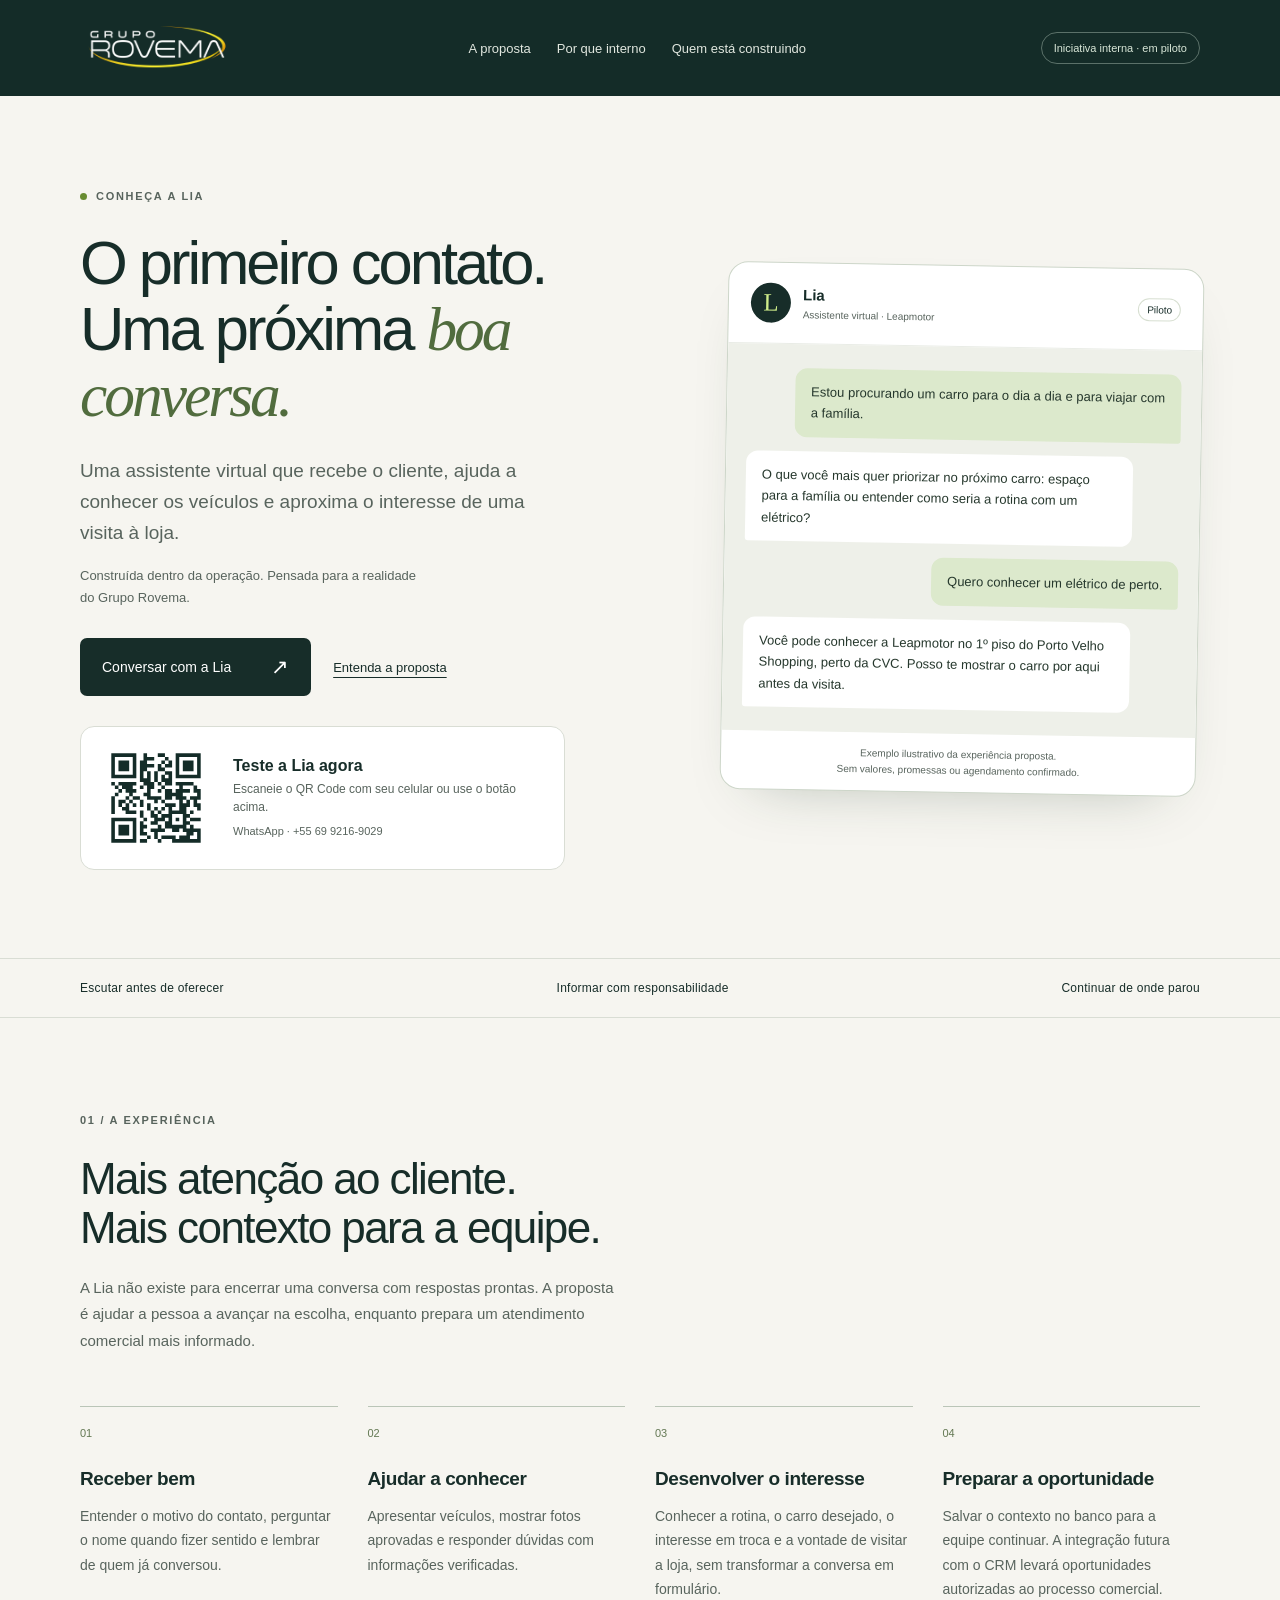
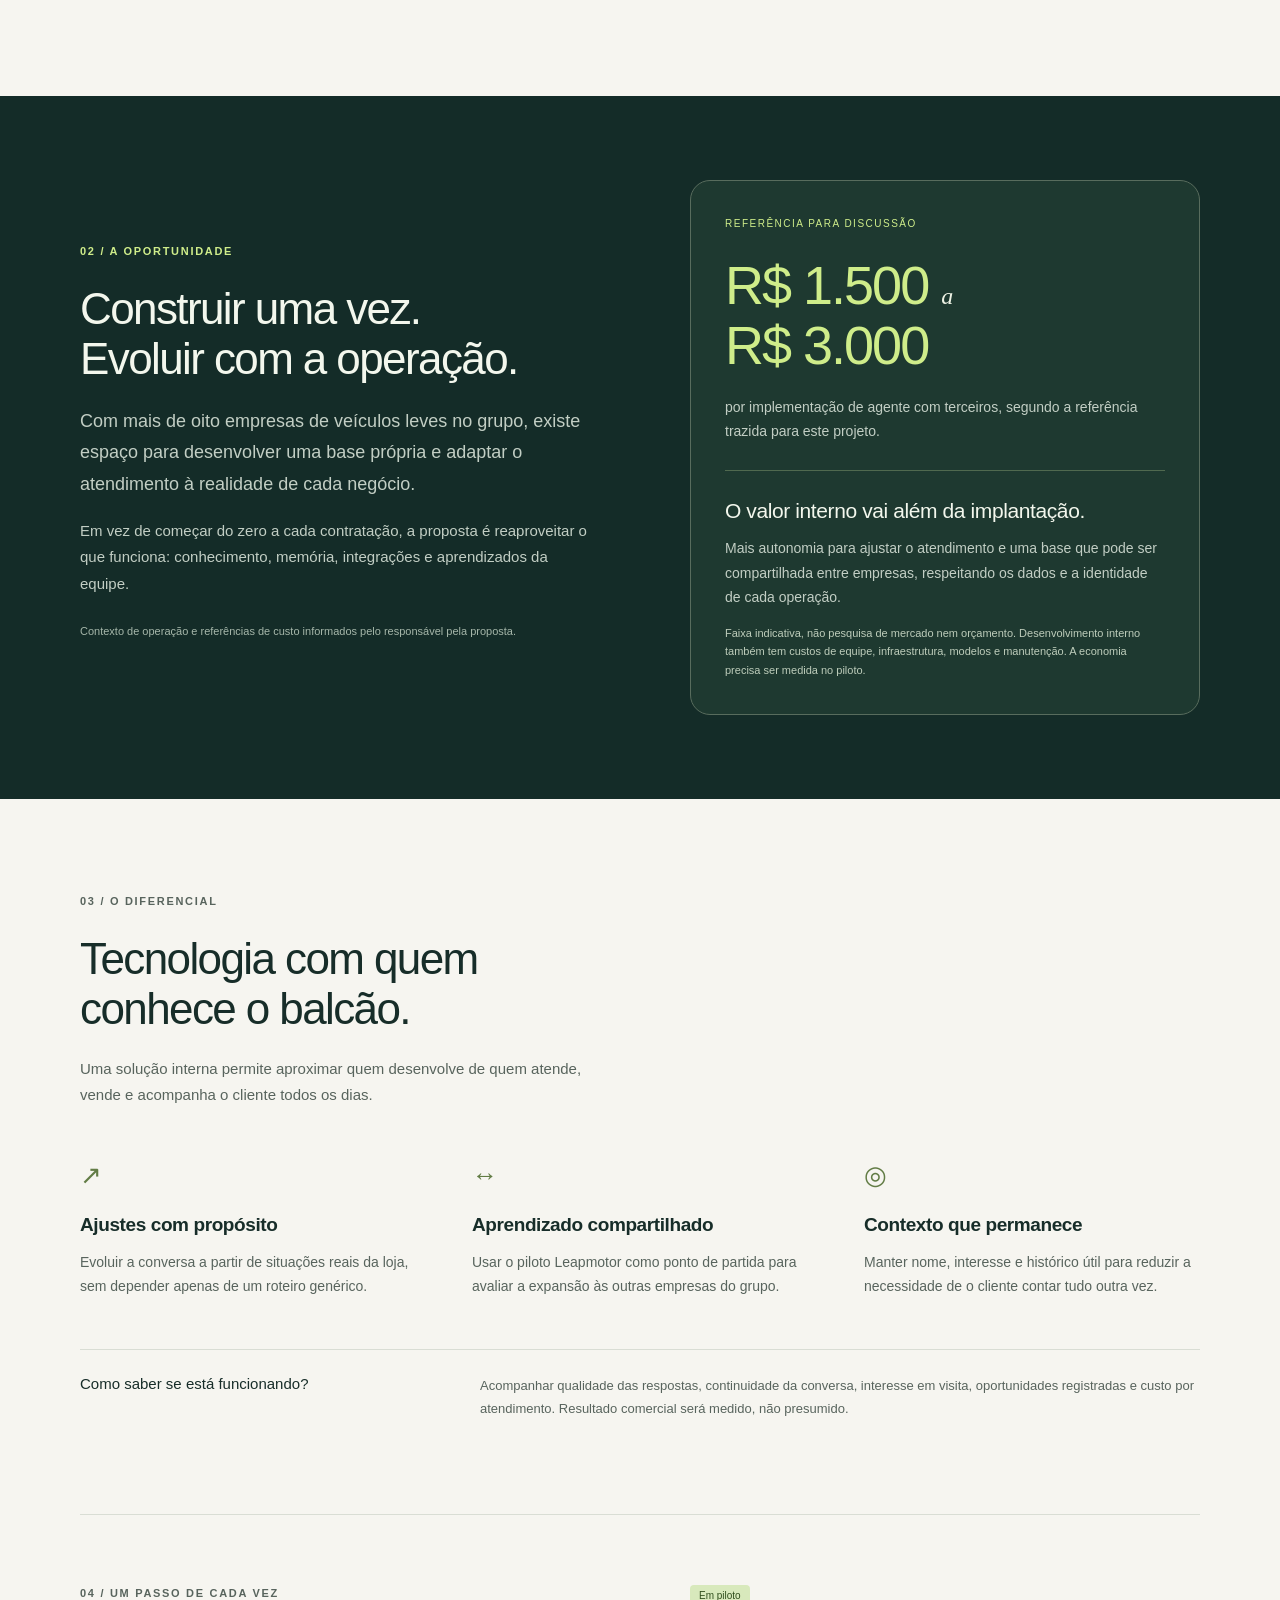
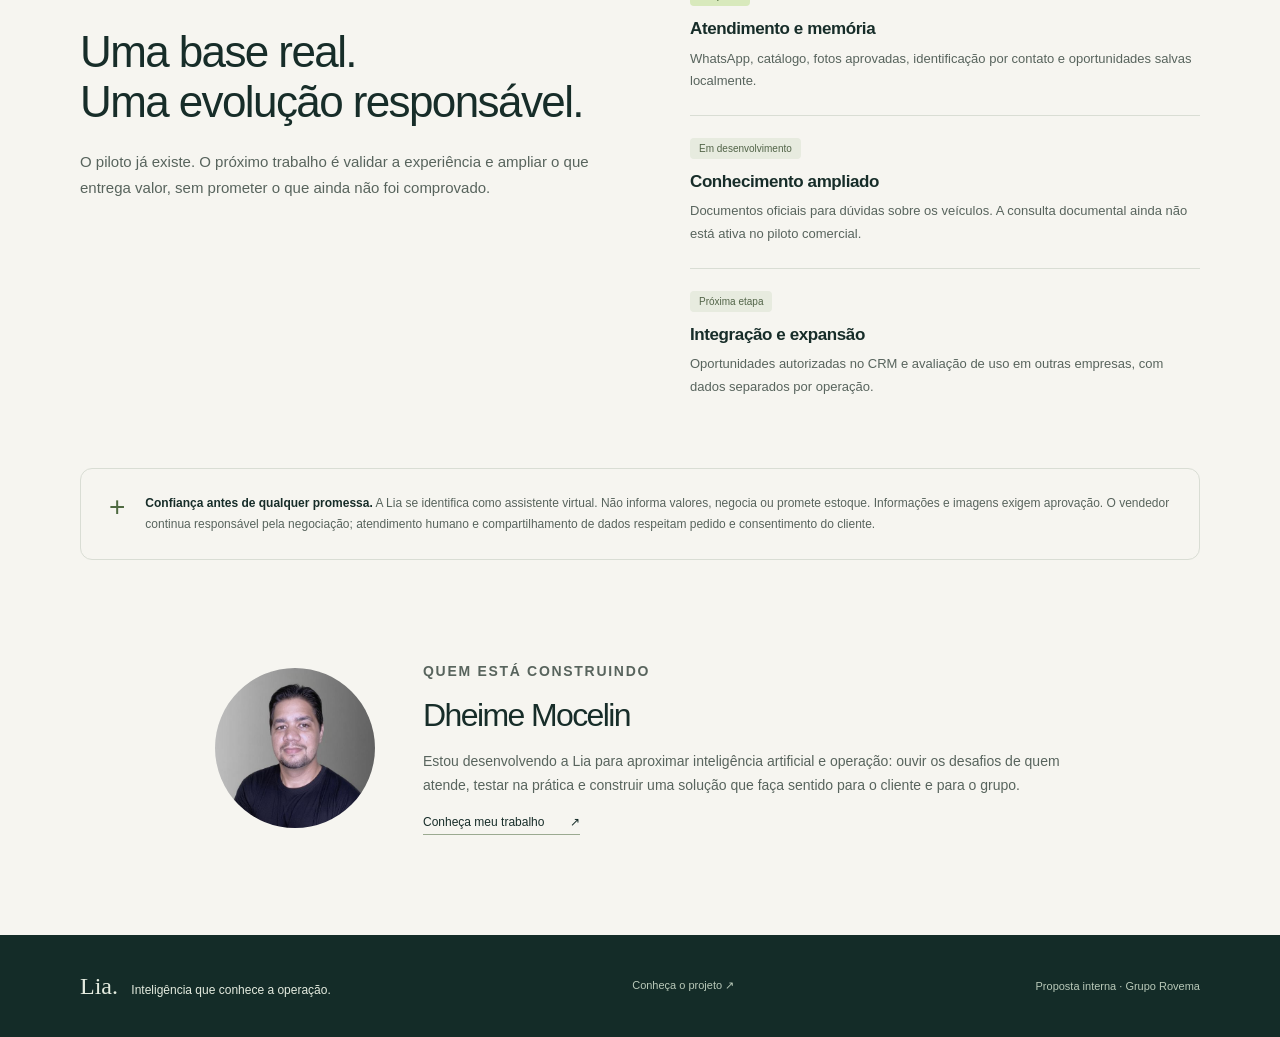
<file: index.html>
<!doctype html>
<html lang="pt-BR">
<head>
  <meta charset="utf-8">
  <meta name="viewport" content="width=device-width, initial-scale=1">
  <meta name="description" content="Lia: uma proposta de inteligência artificial desenvolvida a partir da operação para acolher clientes, apresentar veículos e preparar oportunidades no Grupo Rovema.">
  <meta name="theme-color" content="#142c28">
  <title>Lia · Inteligência que conhece a operação</title>
  <link rel="icon" href="assets/favicon.svg" type="image/svg+xml">
  <link rel="stylesheet" href="styles.css">
</head>
<body>
  <a class="skip" href="#conteudo">Pular para o conteúdo</a>
  <header class="header">
    <div class="container nav">
      <a class="brand" href="#inicio" aria-label="Grupo Rovema — início"><img src="assets/grupo-rovema.png" width="172" height="50" alt="Grupo Rovema"></a>
      <nav aria-label="Navegação principal"><a href="#proposta">A proposta</a><a href="#valor">Por que interno</a><a href="#autor">Quem está construindo</a></nav>
      <span class="project-tag">Iniciativa interna · em piloto</span>
    </div>
  </header>
  <main id="conteudo">
    <section class="hero container" id="inicio" aria-labelledby="hero-title">
      <div class="hero-copy">
        <p class="eyebrow"><span class="dot"></span> CONHEÇA A LIA</p>
        <h1 id="hero-title">O primeiro contato.<br>Uma próxima <em>boa conversa.</em></h1>
        <p class="intro">Uma assistente virtual que recebe o cliente, ajuda a conhecer os veículos e aproxima o interesse de uma visita à loja.</p>
        <p class="hero-note">Construída dentro da operação. Pensada para a realidade do Grupo Rovema.</p>
        <div class="hero-actions"><a class="button" href="https://wa.me/556992169029" target="_blank" rel="noopener noreferrer">Conversar com a Lia <span aria-hidden="true">↗</span></a><a class="secondary-link" href="#proposta">Entenda a proposta</a></div><div class="qr-box"><a href="https://wa.me/556992169029" target="_blank" rel="noopener noreferrer" aria-label="Escanear QR Code para testar a Lia no WhatsApp"><svg xmlns="http://www.w3.org/2000/svg" viewBox="0 0 33 33" role="img" aria-label="QR Code para conversar com Lia no WhatsApp"><path fill="#142c28" d="M4 4h1v1h-1zM5 4h1v1h-1zM6 4h1v1h-1zM7 4h1v1h-1zM8 4h1v1h-1zM9 4h1v1h-1zM10 4h1v1h-1zM13 4h1v1h-1zM17 4h1v1h-1zM18 4h1v1h-1zM22 4h1v1h-1zM23 4h1v1h-1zM24 4h1v1h-1zM25 4h1v1h-1zM26 4h1v1h-1zM27 4h1v1h-1zM28 4h1v1h-1zM4 5h1v1h-1zM10 5h1v1h-1zM13 5h1v1h-1zM14 5h1v1h-1zM15 5h1v1h-1zM19 5h1v1h-1zM22 5h1v1h-1zM28 5h1v1h-1zM4 6h1v1h-1zM6 6h1v1h-1zM7 6h1v1h-1zM8 6h1v1h-1zM10 6h1v1h-1zM12 6h1v1h-1zM13 6h1v1h-1zM18 6h1v1h-1zM20 6h1v1h-1zM22 6h1v1h-1zM24 6h1v1h-1zM25 6h1v1h-1zM26 6h1v1h-1zM28 6h1v1h-1zM4 7h1v1h-1zM6 7h1v1h-1zM7 7h1v1h-1zM8 7h1v1h-1zM10 7h1v1h-1zM12 7h1v1h-1zM13 7h1v1h-1zM14 7h1v1h-1zM15 7h1v1h-1zM17 7h1v1h-1zM19 7h1v1h-1zM20 7h1v1h-1zM22 7h1v1h-1zM24 7h1v1h-1zM25 7h1v1h-1zM26 7h1v1h-1zM28 7h1v1h-1zM4 8h1v1h-1zM6 8h1v1h-1zM7 8h1v1h-1zM8 8h1v1h-1zM10 8h1v1h-1zM12 8h1v1h-1zM13 8h1v1h-1zM17 8h1v1h-1zM18 8h1v1h-1zM22 8h1v1h-1zM24 8h1v1h-1zM25 8h1v1h-1zM26 8h1v1h-1zM28 8h1v1h-1zM4 9h1v1h-1zM10 9h1v1h-1zM12 9h1v1h-1zM14 9h1v1h-1zM16 9h1v1h-1zM19 9h1v1h-1zM20 9h1v1h-1zM22 9h1v1h-1zM28 9h1v1h-1zM4 10h1v1h-1zM5 10h1v1h-1zM6 10h1v1h-1zM7 10h1v1h-1zM8 10h1v1h-1zM9 10h1v1h-1zM10 10h1v1h-1zM12 10h1v1h-1zM14 10h1v1h-1zM16 10h1v1h-1zM18 10h1v1h-1zM20 10h1v1h-1zM22 10h1v1h-1zM23 10h1v1h-1zM24 10h1v1h-1zM25 10h1v1h-1zM26 10h1v1h-1zM27 10h1v1h-1zM28 10h1v1h-1zM12 11h1v1h-1zM13 11h1v1h-1zM14 11h1v1h-1zM16 11h1v1h-1zM18 11h1v1h-1zM19 11h1v1h-1zM20 11h1v1h-1zM4 12h1v1h-1zM6 12h1v1h-1zM7 12h1v1h-1zM8 12h1v1h-1zM9 12h1v1h-1zM10 12h1v1h-1zM13 12h1v1h-1zM14 12h1v1h-1zM15 12h1v1h-1zM17 12h1v1h-1zM19 12h1v1h-1zM20 12h1v1h-1zM22 12h1v1h-1zM23 12h1v1h-1zM24 12h1v1h-1zM25 12h1v1h-1zM26 12h1v1h-1zM5 13h1v1h-1zM7 13h1v1h-1zM8 13h1v1h-1zM9 13h1v1h-1zM12 13h1v1h-1zM14 13h1v1h-1zM15 13h1v1h-1zM18 13h1v1h-1zM23 13h1v1h-1zM27 13h1v1h-1zM6 14h1v1h-1zM8 14h1v1h-1zM9 14h1v1h-1zM10 14h1v1h-1zM14 14h1v1h-1zM17 14h1v1h-1zM19 14h1v1h-1zM20 14h1v1h-1zM22 14h1v1h-1zM23 14h1v1h-1zM24 14h1v1h-1zM25 14h1v1h-1zM27 14h1v1h-1zM28 14h1v1h-1zM5 15h1v1h-1zM9 15h1v1h-1zM13 15h1v1h-1zM14 15h1v1h-1zM19 15h1v1h-1zM20 15h1v1h-1zM21 15h1v1h-1zM22 15h1v1h-1zM23 15h1v1h-1zM28 15h1v1h-1zM4 16h1v1h-1zM8 16h1v1h-1zM10 16h1v1h-1zM11 16h1v1h-1zM14 16h1v1h-1zM15 16h1v1h-1zM16 16h1v1h-1zM17 16h1v1h-1zM19 16h1v1h-1zM20 16h1v1h-1zM22 16h1v1h-1zM23 16h1v1h-1zM24 16h1v1h-1zM26 16h1v1h-1zM27 16h1v1h-1zM28 16h1v1h-1zM4 17h1v1h-1zM6 17h1v1h-1zM7 17h1v1h-1zM9 17h1v1h-1zM12 17h1v1h-1zM16 17h1v1h-1zM18 17h1v1h-1zM23 17h1v1h-1zM25 17h1v1h-1zM27 17h1v1h-1zM4 18h1v1h-1zM6 18h1v1h-1zM8 18h1v1h-1zM10 18h1v1h-1zM12 18h1v1h-1zM14 18h1v1h-1zM19 18h1v1h-1zM20 18h1v1h-1zM21 18h1v1h-1zM23 18h1v1h-1zM24 18h1v1h-1zM25 18h1v1h-1zM27 18h1v1h-1zM28 18h1v1h-1zM4 19h1v1h-1zM7 19h1v1h-1zM8 19h1v1h-1zM14 19h1v1h-1zM16 19h1v1h-1zM18 19h1v1h-1zM20 19h1v1h-1zM23 19h1v1h-1zM24 19h1v1h-1zM28 19h1v1h-1zM4 20h1v1h-1zM8 20h1v1h-1zM9 20h1v1h-1zM10 20h1v1h-1zM12 20h1v1h-1zM15 20h1v1h-1zM17 20h1v1h-1zM20 20h1v1h-1zM21 20h1v1h-1zM22 20h1v1h-1zM23 20h1v1h-1zM24 20h1v1h-1zM26 20h1v1h-1zM12 21h1v1h-1zM15 21h1v1h-1zM16 21h1v1h-1zM18 21h1v1h-1zM19 21h1v1h-1zM20 21h1v1h-1zM24 21h1v1h-1zM25 21h1v1h-1zM4 22h1v1h-1zM5 22h1v1h-1zM6 22h1v1h-1zM7 22h1v1h-1zM8 22h1v1h-1zM9 22h1v1h-1zM10 22h1v1h-1zM13 22h1v1h-1zM16 22h1v1h-1zM17 22h1v1h-1zM18 22h1v1h-1zM20 22h1v1h-1zM22 22h1v1h-1zM24 22h1v1h-1zM26 22h1v1h-1zM27 22h1v1h-1zM28 22h1v1h-1zM4 23h1v1h-1zM10 23h1v1h-1zM12 23h1v1h-1zM15 23h1v1h-1zM16 23h1v1h-1zM19 23h1v1h-1zM20 23h1v1h-1zM24 23h1v1h-1zM25 23h1v1h-1zM4 24h1v1h-1zM6 24h1v1h-1zM7 24h1v1h-1zM8 24h1v1h-1zM10 24h1v1h-1zM12 24h1v1h-1zM13 24h1v1h-1zM17 24h1v1h-1zM19 24h1v1h-1zM20 24h1v1h-1zM21 24h1v1h-1zM22 24h1v1h-1zM23 24h1v1h-1zM24 24h1v1h-1zM26 24h1v1h-1zM4 25h1v1h-1zM6 25h1v1h-1zM7 25h1v1h-1zM8 25h1v1h-1zM10 25h1v1h-1zM12 25h1v1h-1zM15 25h1v1h-1zM16 25h1v1h-1zM17 25h1v1h-1zM18 25h1v1h-1zM21 25h1v1h-1zM22 25h1v1h-1zM24 25h1v1h-1zM25 25h1v1h-1zM26 25h1v1h-1zM27 25h1v1h-1zM28 25h1v1h-1zM4 26h1v1h-1zM6 26h1v1h-1zM7 26h1v1h-1zM8 26h1v1h-1zM10 26h1v1h-1zM12 26h1v1h-1zM13 26h1v1h-1zM16 26h1v1h-1zM25 26h1v1h-1zM26 26h1v1h-1zM28 26h1v1h-1zM4 27h1v1h-1zM10 27h1v1h-1zM14 27h1v1h-1zM16 27h1v1h-1zM18 27h1v1h-1zM19 27h1v1h-1zM20 27h1v1h-1zM21 27h1v1h-1zM23 27h1v1h-1zM24 27h1v1h-1zM25 27h1v1h-1zM28 27h1v1h-1zM4 28h1v1h-1zM5 28h1v1h-1zM6 28h1v1h-1zM7 28h1v1h-1zM8 28h1v1h-1zM9 28h1v1h-1zM10 28h1v1h-1zM12 28h1v1h-1zM13 28h1v1h-1zM17 28h1v1h-1zM21 28h1v1h-1zM22 28h1v1h-1zM23 28h1v1h-1zM24 28h1v1h-1zM25 28h1v1h-1zM26 28h1v1h-1zM27 28h1v1h-1zM28 28h1v1h-1z"/></svg></a><div><strong>Teste a Lia agora</strong><p>Escaneie o QR Code com seu celular ou use o botão acima.</p><span>WhatsApp · +55 69 9216-9029</span></div></div>
      </div>
      <div class="conversation" aria-label="Exemplo ilustrativo de atendimento, não uma conversa real">
        <div class="chat-top"><span class="avatar" aria-hidden="true">L</span><div><strong>Lia</strong><span>Assistente virtual · Leapmotor</span></div><span class="chat-status">Piloto</span></div>
        <div class="chat-body">
          <p class="bubble client">Estou procurando um carro para o dia a dia e para viajar com a família.</p>
          <p class="bubble lia">O que você mais quer priorizar no próximo carro: espaço para a família ou entender como seria a rotina com um elétrico?</p>
          <p class="bubble client">Quero conhecer um elétrico de perto.</p>
          <p class="bubble lia">Você pode conhecer a Leapmotor no 1º piso do Porto Velho Shopping, perto da CVC. Posso te mostrar o carro por aqui antes da visita.</p>
        </div>
        <p class="chat-caption">Exemplo ilustrativo da experiência proposta.<br>Sem valores, promessas ou agendamento confirmado.</p>
      </div>
    </section>
    <div class="principles"><div class="container"><span>Escutar antes de oferecer</span><span>Informar com responsabilidade</span><span>Continuar de onde parou</span></div></div>

    <section class="section container" id="proposta" aria-labelledby="proposal-title">
      <div class="section-heading"><p class="eyebrow">01 / A EXPERIÊNCIA</p><h2 id="proposal-title">Mais atenção ao cliente.<br>Mais contexto para a equipe.</h2><p>A Lia não existe para encerrar uma conversa com respostas prontas. A proposta é ajudar a pessoa a avançar na escolha, enquanto prepara um atendimento comercial mais informado.</p></div>
      <div class="features">
        <article><span class="step">01</span><h3>Receber bem</h3><p>Entender o motivo do contato, perguntar o nome quando fizer sentido e lembrar de quem já conversou.</p></article>
        <article><span class="step">02</span><h3>Ajudar a conhecer</h3><p>Apresentar veículos, mostrar fotos aprovadas e responder dúvidas com informações verificadas.</p></article>
        <article><span class="step">03</span><h3>Desenvolver o interesse</h3><p>Conhecer a rotina, o carro desejado, o interesse em troca e a vontade de visitar a loja, sem transformar a conversa em formulário.</p></article>
        <article><span class="step">04</span><h3>Preparar a oportunidade</h3><p>Salvar o contexto no banco para a equipe continuar. A integração futura com o CRM levará oportunidades autorizadas ao processo comercial.</p></article>
      </div>
    </section>

    <section class="value-section" id="valor" aria-labelledby="value-title"><div class="container value-grid">
      <div><p class="eyebrow">02 / A OPORTUNIDADE</p><h2 id="value-title">Construir uma vez.<br>Evoluir com a operação.</h2><p class="value-intro">Com mais de oito empresas de veículos leves no grupo, existe espaço para desenvolver uma base própria e adaptar o atendimento à realidade de cada negócio.</p><p>Em vez de começar do zero a cada contratação, a proposta é reaproveitar o que funciona: conhecimento, memória, integrações e aprendizados da equipe.</p><p class="small muted-light">Contexto de operação e referências de custo informados pelo responsável pela proposta.</p></div>
      <div class="cost-panel"><p class="panel-label">REFERÊNCIA PARA DISCUSSÃO</p><div class="cost">R$ 1.500 <span>a</span><br>R$ 3.000</div><p>por implementação de agente com terceiros, segundo a referência trazida para este projeto.</p><div class="cost-rule"></div><h3>O valor interno vai além da implantação.</h3><p>Mais autonomia para ajustar o atendimento e uma base que pode ser compartilhada entre empresas, respeitando os dados e a identidade de cada operação.</p><p class="small cost-disclaimer">Faixa indicativa, não pesquisa de mercado nem orçamento. Desenvolvimento interno também tem custos de equipe, infraestrutura, modelos e manutenção. A economia precisa ser medida no piloto.</p></div>
    </div></section>

    <section class="section container" aria-labelledby="difference-title">
      <div class="section-heading"><p class="eyebrow">03 / O DIFERENCIAL</p><h2 id="difference-title">Tecnologia com quem<br>conhece o balcão.</h2><p>Uma solução interna permite aproximar quem desenvolve de quem atende, vende e acompanha o cliente todos os dias.</p></div>
      <div class="benefits"><article><span aria-hidden="true">↗</span><h3>Ajustes com propósito</h3><p>Evoluir a conversa a partir de situações reais da loja, sem depender apenas de um roteiro genérico.</p></article><article><span aria-hidden="true">↔</span><h3>Aprendizado compartilhado</h3><p>Usar o piloto Leapmotor como ponto de partida para avaliar a expansão às outras empresas do grupo.</p></article><article><span aria-hidden="true">◎</span><h3>Contexto que permanece</h3><p>Manter nome, interesse e histórico útil para reduzir a necessidade de o cliente contar tudo outra vez.</p></article></div>
      <div class="measure"><strong>Como saber se está funcionando?</strong><p>Acompanhar qualidade das respostas, continuidade da conversa, interesse em visita, oportunidades registradas e custo por atendimento. Resultado comercial será medido, não presumido.</p></div>
    </section>

    <section class="status-section container" aria-labelledby="status-title">
      <div><p class="eyebrow">04 / UM PASSO DE CADA VEZ</p><h2 id="status-title">Uma base real.<br>Uma evolução responsável.</h2><p>O piloto já existe. O próximo trabalho é validar a experiência e ampliar o que entrega valor, sem prometer o que ainda não foi comprovado.</p></div>
      <div class="status-list"><article><span class="status-label active">Em piloto</span><h3>Atendimento e memória</h3><p>WhatsApp, catálogo, fotos aprovadas, identificação por contato e oportunidades salvas localmente.</p></article><article><span class="status-label">Em desenvolvimento</span><h3>Conhecimento ampliado</h3><p>Documentos oficiais para dúvidas sobre os veículos. A consulta documental ainda não está ativa no piloto comercial.</p></article><article><span class="status-label">Próxima etapa</span><h3>Integração e expansão</h3><p>Oportunidades autorizadas no CRM e avaliação de uso em outras empresas, com dados separados por operação.</p></article></div>
    </section>

    <aside class="trust container" aria-label="Limites do atendimento"><span aria-hidden="true">+</span><p><strong>Confiança antes de qualquer promessa.</strong> A Lia se identifica como assistente virtual. Não informa valores, negocia ou promete estoque. Informações e imagens exigem aprovação. O vendedor continua responsável pela negociação; atendimento humano e compartilhamento de dados respeitam pedido e consentimento do cliente.</p></aside>

    <section class="author container" id="autor" aria-labelledby="author-title"><img src="assets/dheime-mocelin.jpg" width="160" height="160" alt="Dheime Mocelin, responsável pela proposta" loading="lazy"><div><p class="eyebrow">QUEM ESTÁ CONSTRUINDO</p><h2 id="author-title">Dheime Mocelin</h2><p>Estou desenvolvendo a Lia para aproximar inteligência artificial e operação: ouvir os desafios de quem atende, testar na prática e construir uma solução que faça sentido para o cliente e para o grupo.</p><a class="text-link" href="https://github.com/dheimemocelin" target="_blank" rel="noopener noreferrer">Conheça meu trabalho <span aria-hidden="true">↗</span></a></div></section>
  </main>
  <footer class="footer"><div class="container"><p><strong>Lia.</strong> Inteligência que conhece a operação.</p><a href="https://github.com/dheimemocelin/leap_ia_assistant" target="_blank" rel="noopener noreferrer">Conheça o projeto <span aria-hidden="true">↗</span></a><span>Proposta interna · Grupo Rovema</span></div></footer>
</body>
</html>
</file>
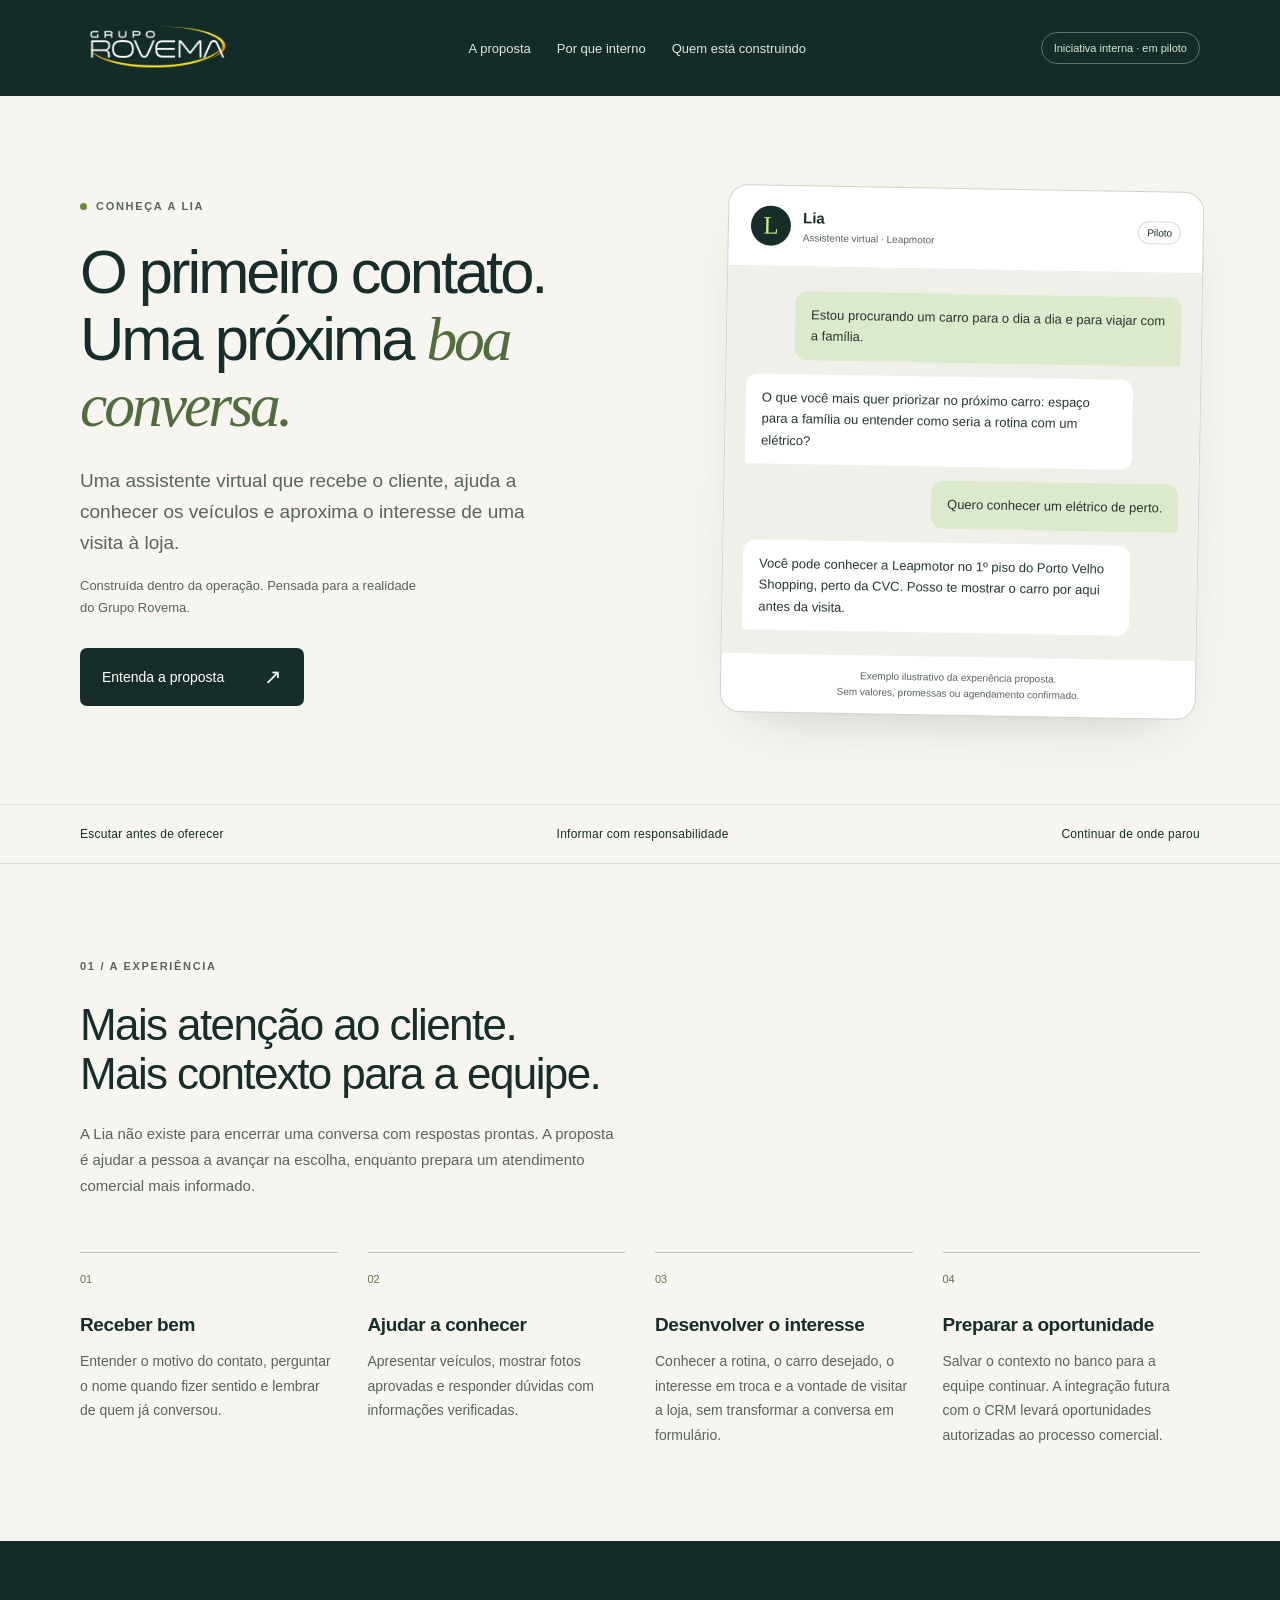
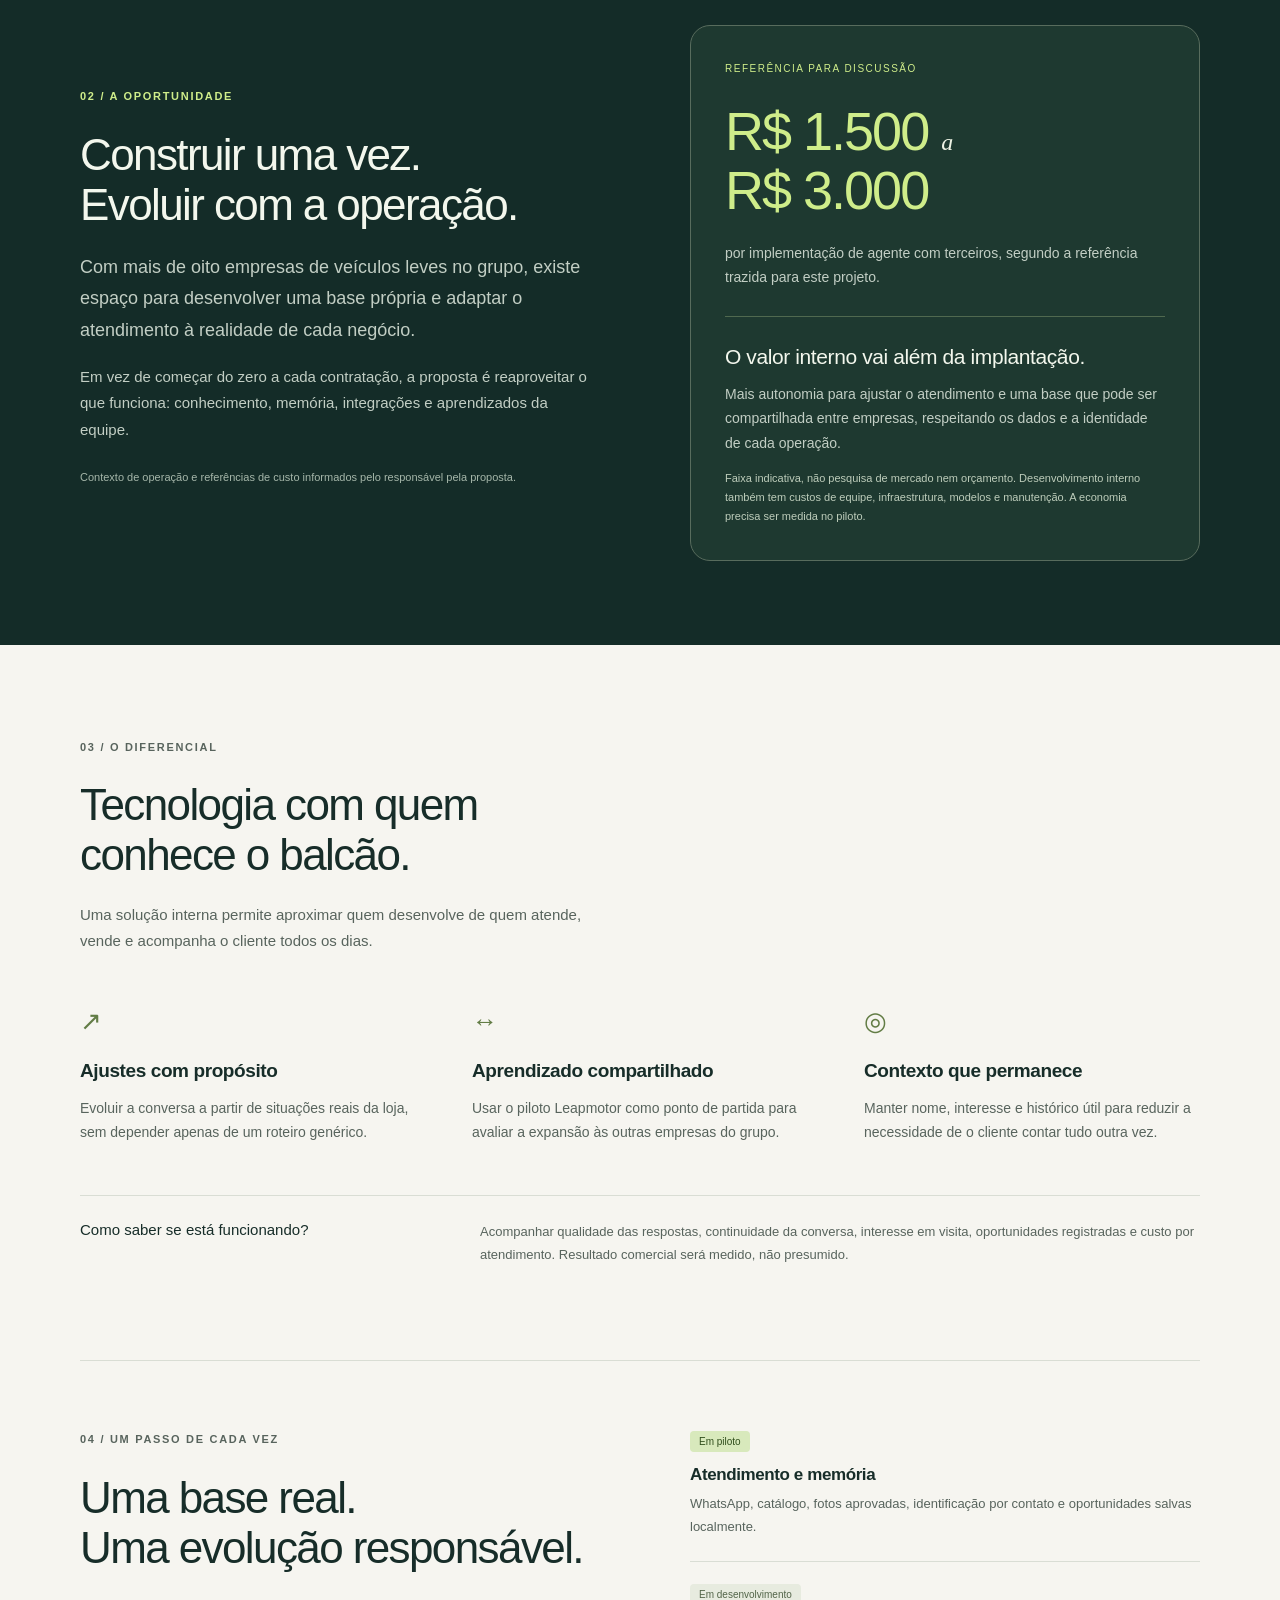
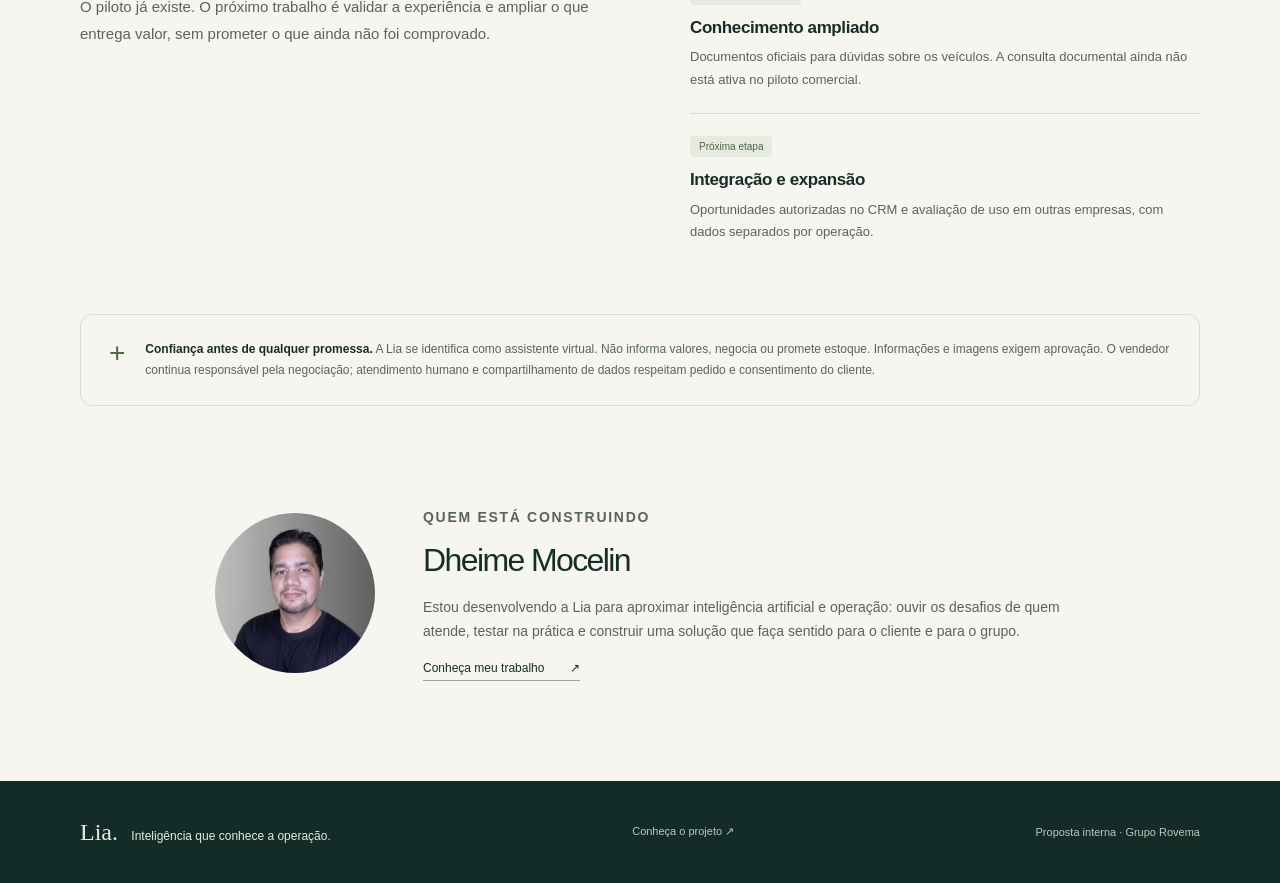
<file: site/index.html>
<!doctype html>
<html lang="pt-BR">
<head>
  <meta charset="utf-8">
  <meta name="viewport" content="width=device-width, initial-scale=1">
  <meta name="description" content="Lia: uma proposta de inteligência artificial desenvolvida a partir da operação para acolher clientes, apresentar veículos e preparar oportunidades no Grupo Rovema.">
  <meta name="theme-color" content="#142c28">
  <title>Lia · Inteligência que conhece a operação</title>
  <link rel="icon" href="assets/favicon.svg" type="image/svg+xml">
  <link rel="stylesheet" href="styles.css">
</head>
<body>
  <a class="skip" href="#conteudo">Pular para o conteúdo</a>
  <header class="header">
    <div class="container nav">
      <a class="brand" href="#inicio" aria-label="Grupo Rovema — início"><img src="assets/grupo-rovema.png" width="172" height="50" alt="Grupo Rovema"></a>
      <nav aria-label="Navegação principal"><a href="#proposta">A proposta</a><a href="#valor">Por que interno</a><a href="#autor">Quem está construindo</a></nav>
      <span class="project-tag">Iniciativa interna · em piloto</span>
    </div>
  </header>
  <main id="conteudo">
    <section class="hero container" id="inicio" aria-labelledby="hero-title">
      <div class="hero-copy">
        <p class="eyebrow"><span class="dot"></span> CONHEÇA A LIA</p>
        <h1 id="hero-title">O primeiro contato.<br>Uma próxima <em>boa conversa.</em></h1>
        <p class="intro">Uma assistente virtual que recebe o cliente, ajuda a conhecer os veículos e aproxima o interesse de uma visita à loja.</p>
        <p class="hero-note">Construída dentro da operação. Pensada para a realidade do Grupo Rovema.</p>
        <a class="button" href="#proposta">Entenda a proposta <span aria-hidden="true">↗</span></a>
      </div>
      <div class="conversation" aria-label="Exemplo ilustrativo de atendimento, não uma conversa real">
        <div class="chat-top"><span class="avatar" aria-hidden="true">L</span><div><strong>Lia</strong><span>Assistente virtual · Leapmotor</span></div><span class="chat-status">Piloto</span></div>
        <div class="chat-body">
          <p class="bubble client">Estou procurando um carro para o dia a dia e para viajar com a família.</p>
          <p class="bubble lia">O que você mais quer priorizar no próximo carro: espaço para a família ou entender como seria a rotina com um elétrico?</p>
          <p class="bubble client">Quero conhecer um elétrico de perto.</p>
          <p class="bubble lia">Você pode conhecer a Leapmotor no 1º piso do Porto Velho Shopping, perto da CVC. Posso te mostrar o carro por aqui antes da visita.</p>
        </div>
        <p class="chat-caption">Exemplo ilustrativo da experiência proposta.<br>Sem valores, promessas ou agendamento confirmado.</p>
      </div>
    </section>
    <div class="principles"><div class="container"><span>Escutar antes de oferecer</span><span>Informar com responsabilidade</span><span>Continuar de onde parou</span></div></div>

    <section class="section container" id="proposta" aria-labelledby="proposal-title">
      <div class="section-heading"><p class="eyebrow">01 / A EXPERIÊNCIA</p><h2 id="proposal-title">Mais atenção ao cliente.<br>Mais contexto para a equipe.</h2><p>A Lia não existe para encerrar uma conversa com respostas prontas. A proposta é ajudar a pessoa a avançar na escolha, enquanto prepara um atendimento comercial mais informado.</p></div>
      <div class="features">
        <article><span class="step">01</span><h3>Receber bem</h3><p>Entender o motivo do contato, perguntar o nome quando fizer sentido e lembrar de quem já conversou.</p></article>
        <article><span class="step">02</span><h3>Ajudar a conhecer</h3><p>Apresentar veículos, mostrar fotos aprovadas e responder dúvidas com informações verificadas.</p></article>
        <article><span class="step">03</span><h3>Desenvolver o interesse</h3><p>Conhecer a rotina, o carro desejado, o interesse em troca e a vontade de visitar a loja, sem transformar a conversa em formulário.</p></article>
        <article><span class="step">04</span><h3>Preparar a oportunidade</h3><p>Salvar o contexto no banco para a equipe continuar. A integração futura com o CRM levará oportunidades autorizadas ao processo comercial.</p></article>
      </div>
    </section>

    <section class="value-section" id="valor" aria-labelledby="value-title"><div class="container value-grid">
      <div><p class="eyebrow">02 / A OPORTUNIDADE</p><h2 id="value-title">Construir uma vez.<br>Evoluir com a operação.</h2><p class="value-intro">Com mais de oito empresas de veículos leves no grupo, existe espaço para desenvolver uma base própria e adaptar o atendimento à realidade de cada negócio.</p><p>Em vez de começar do zero a cada contratação, a proposta é reaproveitar o que funciona: conhecimento, memória, integrações e aprendizados da equipe.</p><p class="small muted-light">Contexto de operação e referências de custo informados pelo responsável pela proposta.</p></div>
      <div class="cost-panel"><p class="panel-label">REFERÊNCIA PARA DISCUSSÃO</p><div class="cost">R$ 1.500 <span>a</span><br>R$ 3.000</div><p>por implementação de agente com terceiros, segundo a referência trazida para este projeto.</p><div class="cost-rule"></div><h3>O valor interno vai além da implantação.</h3><p>Mais autonomia para ajustar o atendimento e uma base que pode ser compartilhada entre empresas, respeitando os dados e a identidade de cada operação.</p><p class="small cost-disclaimer">Faixa indicativa, não pesquisa de mercado nem orçamento. Desenvolvimento interno também tem custos de equipe, infraestrutura, modelos e manutenção. A economia precisa ser medida no piloto.</p></div>
    </div></section>

    <section class="section container" aria-labelledby="difference-title">
      <div class="section-heading"><p class="eyebrow">03 / O DIFERENCIAL</p><h2 id="difference-title">Tecnologia com quem<br>conhece o balcão.</h2><p>Uma solução interna permite aproximar quem desenvolve de quem atende, vende e acompanha o cliente todos os dias.</p></div>
      <div class="benefits"><article><span aria-hidden="true">↗</span><h3>Ajustes com propósito</h3><p>Evoluir a conversa a partir de situações reais da loja, sem depender apenas de um roteiro genérico.</p></article><article><span aria-hidden="true">↔</span><h3>Aprendizado compartilhado</h3><p>Usar o piloto Leapmotor como ponto de partida para avaliar a expansão às outras empresas do grupo.</p></article><article><span aria-hidden="true">◎</span><h3>Contexto que permanece</h3><p>Manter nome, interesse e histórico útil para reduzir a necessidade de o cliente contar tudo outra vez.</p></article></div>
      <div class="measure"><strong>Como saber se está funcionando?</strong><p>Acompanhar qualidade das respostas, continuidade da conversa, interesse em visita, oportunidades registradas e custo por atendimento. Resultado comercial será medido, não presumido.</p></div>
    </section>

    <section class="status-section container" aria-labelledby="status-title">
      <div><p class="eyebrow">04 / UM PASSO DE CADA VEZ</p><h2 id="status-title">Uma base real.<br>Uma evolução responsável.</h2><p>O piloto já existe. O próximo trabalho é validar a experiência e ampliar o que entrega valor, sem prometer o que ainda não foi comprovado.</p></div>
      <div class="status-list"><article><span class="status-label active">Em piloto</span><h3>Atendimento e memória</h3><p>WhatsApp, catálogo, fotos aprovadas, identificação por contato e oportunidades salvas localmente.</p></article><article><span class="status-label">Em desenvolvimento</span><h3>Conhecimento ampliado</h3><p>Documentos oficiais para dúvidas sobre os veículos. A consulta documental ainda não está ativa no piloto comercial.</p></article><article><span class="status-label">Próxima etapa</span><h3>Integração e expansão</h3><p>Oportunidades autorizadas no CRM e avaliação de uso em outras empresas, com dados separados por operação.</p></article></div>
    </section>

    <aside class="trust container" aria-label="Limites do atendimento"><span aria-hidden="true">+</span><p><strong>Confiança antes de qualquer promessa.</strong> A Lia se identifica como assistente virtual. Não informa valores, negocia ou promete estoque. Informações e imagens exigem aprovação. O vendedor continua responsável pela negociação; atendimento humano e compartilhamento de dados respeitam pedido e consentimento do cliente.</p></aside>

    <section class="author container" id="autor" aria-labelledby="author-title"><img src="assets/dheime-mocelin.jpg" width="160" height="160" alt="Dheime Mocelin, responsável pela proposta" loading="lazy"><div><p class="eyebrow">QUEM ESTÁ CONSTRUINDO</p><h2 id="author-title">Dheime Mocelin</h2><p>Estou desenvolvendo a Lia para aproximar inteligência artificial e operação: ouvir os desafios de quem atende, testar na prática e construir uma solução que faça sentido para o cliente e para o grupo.</p><a class="text-link" href="https://github.com/dheimemocelin" target="_blank" rel="noopener noreferrer">Conheça meu trabalho <span aria-hidden="true">↗</span></a></div></section>
  </main>
  <footer class="footer"><div class="container"><p><strong>Lia.</strong> Inteligência que conhece a operação.</p><a href="https://github.com/dheimemocelin/leap_ia_assistant" target="_blank" rel="noopener noreferrer">Conheça o projeto <span aria-hidden="true">↗</span></a><span>Proposta interna · Grupo Rovema</span></div></footer>
</body>
</html>
</file>
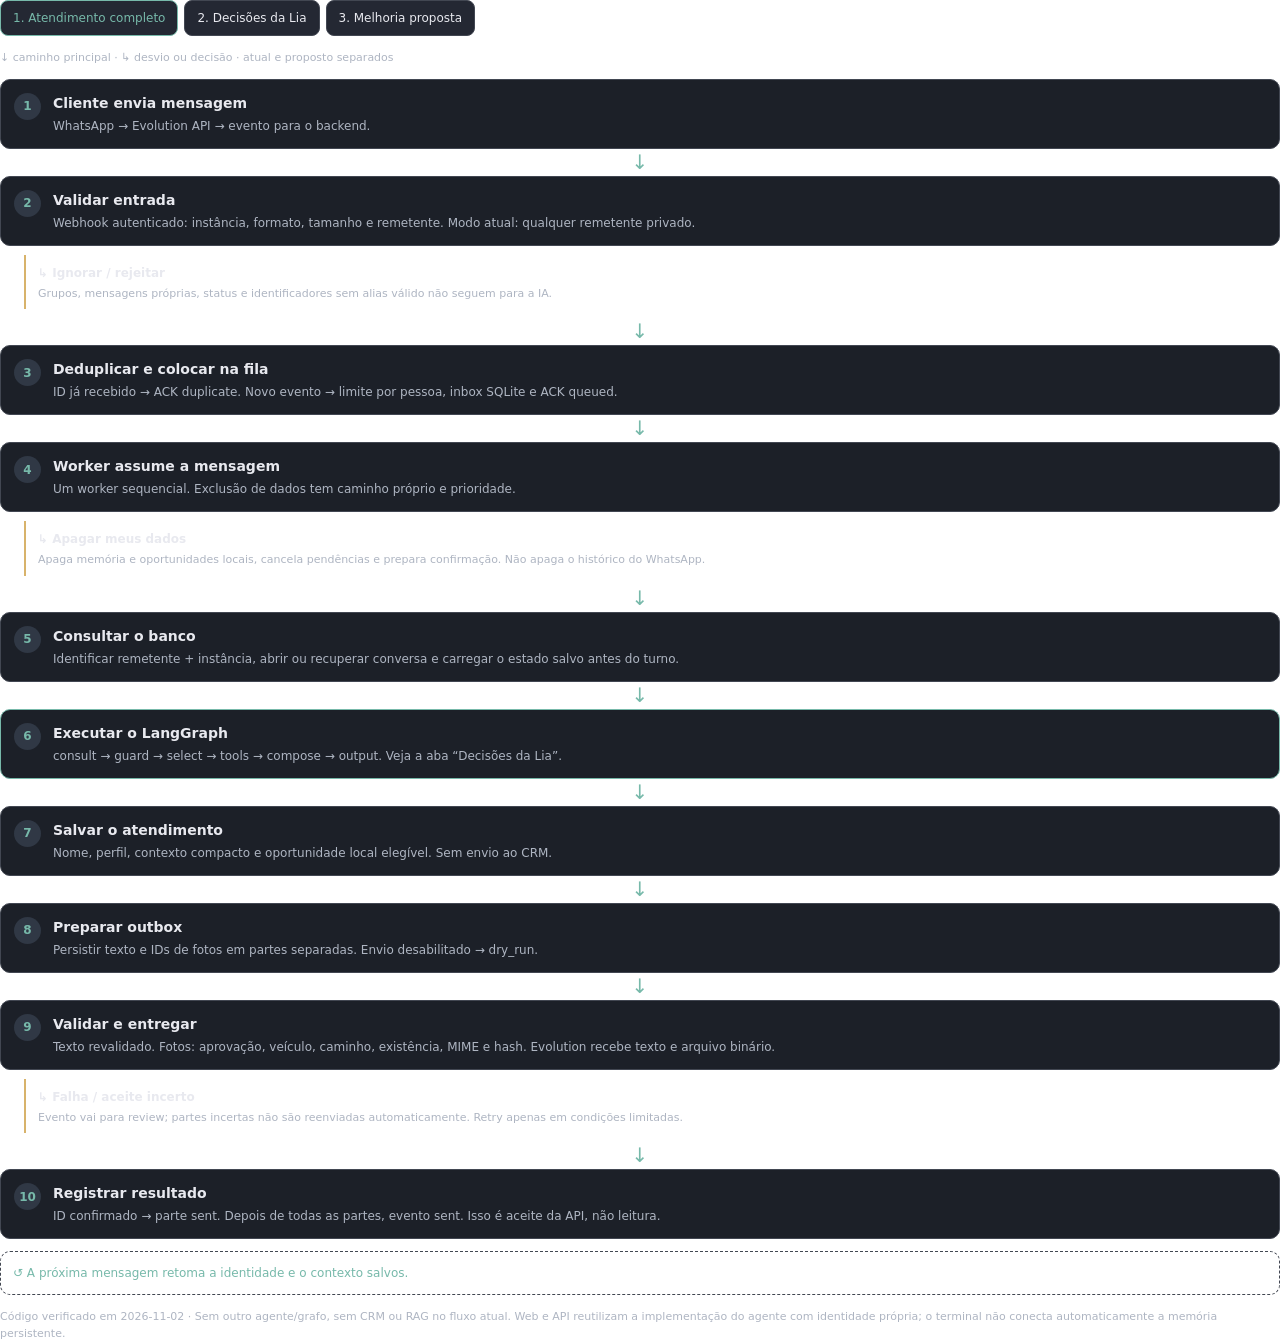
<file: docs/diagrams/lia-workflow.html>
<!DOCTYPE html><html lang="pt-BR"><meta charset="utf-8"><meta name="viewport" content="width=device-width,initial-scale=1"><title>Workflow da Lia</title><style>
:root{font-family:var(--font-sans,system-ui);--radius:10px}*{box-sizing:border-box}body{margin:0;color:var(--foreground,#e8e9ef)}button{font:inherit;cursor:pointer}nav{display:flex;gap:6px;flex-wrap:wrap;margin-bottom:14px}nav button{background:var(--secondary,#242833);color:var(--foreground,#e8e9ef);border:1px solid var(--border,#424752);border-radius:8px;padding:10px 12px;font-size:12px}nav button[aria-selected=true]{border-color:var(--primary,#77b9aa);color:var(--primary,#77b9aa)}.panel[hidden]{display:none}.step{border:1px solid var(--border,#424752);background:var(--card,#1c2028);border-radius:var(--radius);padding:13px;display:flex;gap:12px}.num{flex-shrink:0;width:27px;height:27px;display:grid;place-items:center;border-radius:50%;background:var(--secondary,#303845);color:var(--primary,#77b9aa);font-size:12px;font-weight:700}strong{font-size:14px}p{font-size:12px;line-height:1.5;margin:5px 0 0;color:var(--muted-foreground,#aeb5c2)}.arrow{color:var(--primary,#77b9aa);text-align:center;height:27px;line-height:27px;font-size:20px}.arrow small{font-size:10px}.focus{border-color:var(--primary,#77b9aa)}aside{border-left:2px solid var(--warning,#d8b36b);margin:9px 0 9px 24px;padding:7px 12px}aside b{font-size:12px}aside p{font-size:11px}.warning,.future,.loop{font-size:12px;line-height:1.5;padding:12px;border:1px dashed var(--border,#424752);border-radius:var(--radius);margin:12px 0}.warning{border-color:var(--warning,#d8b36b)}.loop{color:var(--primary,#77b9aa)}.footer{font-size:11px;color:var(--muted-foreground,#aeb5c2);margin:14px 0 0}.legend{font-size:11px;margin:0 0 12px;color:var(--muted-foreground,#aeb5c2)}
</style><body><nav role="tablist" aria-label="Fluxos da Lia"><button role="tab" id="tab-current" aria-selected="true" aria-controls="current">1. Atendimento completo</button><button role="tab" id="tab-brain" aria-selected="false" aria-controls="brain">2. Decisões da Lia</button><button role="tab" id="tab-proposed" aria-selected="false" aria-controls="proposed">3. Melhoria proposta</button></nav><p class="legend">↓ caminho principal · ↳ desvio ou decisão · atual e proposto separados</p><main><div class="panel" role="tabpanel" id="current" aria-labelledby="tab-current"><section class="step "><span class="num">1</span><div><strong>Cliente envia mensagem</strong><p>WhatsApp → Evolution API → evento para o backend.</p></div></section><div class="arrow">↓ <small></small></div><section class="step "><span class="num">2</span><div><strong>Validar entrada</strong><p>Webhook autenticado: instância, formato, tamanho e remetente. Modo atual: qualquer remetente privado.</p></div></section><aside><b>↳ Ignorar / rejeitar</b><p>Grupos, mensagens próprias, status e identificadores sem alias válido não seguem para a IA.</p></aside><div class="arrow">↓ <small></small></div><section class="step "><span class="num">3</span><div><strong>Deduplicar e colocar na fila</strong><p>ID já recebido → ACK duplicate. Novo evento → limite por pessoa, inbox SQLite e ACK queued.</p></div></section><div class="arrow">↓ <small></small></div><section class="step "><span class="num">4</span><div><strong>Worker assume a mensagem</strong><p>Um worker sequencial. Exclusão de dados tem caminho próprio e prioridade.</p></div></section><aside><b>↳ Apagar meus dados</b><p>Apaga memória e oportunidades locais, cancela pendências e prepara confirmação. Não apaga o histórico do WhatsApp.</p></aside><div class="arrow">↓ <small></small></div><section class="step "><span class="num">5</span><div><strong>Consultar o banco</strong><p>Identificar remetente + instância, abrir ou recuperar conversa e carregar o estado salvo antes do turno.</p></div></section><div class="arrow">↓ <small></small></div><section class="step focus"><span class="num">6</span><div><strong>Executar o LangGraph</strong><p>consult → guard → select → tools → compose → output. Veja a aba “Decisões da Lia”.</p></div></section><div class="arrow">↓ <small></small></div><section class="step "><span class="num">7</span><div><strong>Salvar o atendimento</strong><p>Nome, perfil, contexto compacto e oportunidade local elegível. Sem envio ao CRM.</p></div></section><div class="arrow">↓ <small></small></div><section class="step "><span class="num">8</span><div><strong>Preparar outbox</strong><p>Persistir texto e IDs de fotos em partes separadas. Envio desabilitado → dry_run.</p></div></section><div class="arrow">↓ <small></small></div><section class="step "><span class="num">9</span><div><strong>Validar e entregar</strong><p>Texto revalidado. Fotos: aprovação, veículo, caminho, existência, MIME e hash. Evolution recebe texto e arquivo binário.</p></div></section><aside><b>↳ Falha / aceite incerto</b><p>Evento vai para review; partes incertas não são reenviadas automaticamente. Retry apenas em condições limitadas.</p></aside><div class="arrow">↓ <small></small></div><section class="step "><span class="num">10</span><div><strong>Registrar resultado</strong><p>ID confirmado → parte sent. Depois de todas as partes, evento sent. Isso é aceite da API, não leitura.</p></div></section><div class="loop">↺ A próxima mensagem retoma a identidade e o contexto salvos.</div></div><div class="panel" role="tabpanel" id="brain" aria-labelledby="tab-brain" hidden><section class="step "><span class="num">A</span><div><strong>consult · entender o turno</strong><p>Atualiza nome, interesse, uso, necessidades, objeções e consentimento.</p></div></section><aside><b>↳ Reação social</b><p>LLM escreve um JSON curto, mas palavras são restritas. Se reprovado, entra fallback.</p></aside><aside><b>↳ Rotina ou necessidade</b><p>LLM escolhe um índice entre frases prontas. A pergunta vem do servidor.</p></aside><aside><b>↳ Nome, recarga e distâncias</b><p>Vários caminhos usam templates. Um pedido de humano explícito abre consentimento.</p></aside><div class="arrow">↓ <small></small></div><section class="step "><span class="num">B</span><div><strong>guard · aplicar política</strong><p>Pedidos financeiros ou fechamento são bloqueados. Saudação usa template. Resposta já pronta pode seguir diretamente para output.</p></div></section><div class="arrow">↓ <small></small></div><section class="step "><span class="num">C</span><div><strong>select · escolher a consulta</strong><p>Resolve modelo e motorização. Se ambíguo, pede esclarecimento e vai para output.</p></div></section><aside><b>↳ Seleção sem ambiguidade</b><p>Prioriza ferramenta determinística no piloto; também há suporte a tool calling do modelo.</p></aside><div class="arrow">↓ <small></small></div><section class="step "><span class="num">D</span><div><strong>tools · consultar dados</strong><p>Somente list_vehicles, get_vehicle_details e search_vehicle_media. Confere aprovação e associação canônica.</p></div></section><aside><b>↳ Erro de consulta</b><p>Resposta segura pronta → output. Não chama CRM ou ferramentas de venda.</p></aside><div class="arrow">↓ <small></small></div><section class="step "><span class="num">E</span><div><strong>compose · montar resposta</strong><p>Fotos: legenda pronta e até 3 imagens. Lista: texto pronto. Fatos: LLM escolhe fact_ids e o servidor renderiza os fatos.</p></div></section><aside><b>↳ Sem evidência</b><p>Template de limitação. Aqui uma intenção mal classificada pode virar “não tenho esse detalhe técnico”.</p></aside><div class="arrow">↓ <small></small></div><section class="step "><span class="num">F</span><div><strong>output · validação final</strong><p>AssistantResponse + política comercial. Suprime handoff não solicitado e apresenta Lia uma vez.</p></div></section><div class="arrow">↓ <small></small></div><section class="step "><span class="num">✓</span><div><strong>Voltar ao canal</strong><p>Salvar estado → outbox WhatsApp. Web/API usam barreira HTTP; o adapter WhatsApp revalida o texto.</p></div></section><div class="warning">Pontos a melhorar: reconhecimento limitado de paráfrases, vocabulário social rígido, templates após respostas do cliente e base com apenas 3 fatos revisados.</div></div><div class="panel" role="tabpanel" id="proposed" aria-labelledby="tab-proposed" hidden><div class="warning">PROPOSTA PARA REVISÃO · Não implementada. Mantém o mesmo grafo.</div><section class="step "><span class="num">1</span><div><strong>Consultar memória antes de responder</strong><p>Contato conhecido: recuperar nome, interesse, últimas perguntas, fatos e fotos já apresentados.</p></div></section><div class="arrow">↓ <small>contato novo / conhecido</small></div><section class="step "><span class="num">2</span><div><strong>Acolher ou retomar</strong><p>Novo: apresentar Lia como IA; responder dúvida específica antes de perguntar o nome. Retorno: continuar sem reapresentação ou cobrança de nome.</p></div></section><div class="arrow">↓ <small></small></div><section class="step focus"><span class="num">3</span><div><strong>Reconhecer o que a pessoa está fazendo</strong><p>Distinguir reação, necessidade, objeção, pergunta técnica, pedido de fotos e pedido explícito de humano.</p></div></section><aside><b>↳ Reação ou rotina</b><p>LLM conversa a partir do contexto; sem busca técnica obrigatória. Não precisa terminar com pergunta.</p></aside><aside><b>↳ Pergunta técnica</b><p>Consultar catálogo aprovado; explicar só fatos encontrados. Se faltar evidência, limitação breve e alternativa útil.</p></aside><aside><b>↳ Fotos / conhecer veículo</b><p>Resolver veículo e motorização; esclarecer ambiguidade; mostrar fotos aprovadas sem repetir galeria.</p></aside><aside><b>↳ Pedido de humano</b><p>Solicitar consentimento; se autorizado, coletar somente o necessário e preparar resumo local. Recusa é respeitada.</p></aside><aside><b>↳ Preço / negociação</b><p>Bloquear valores e manter atendimento útil. Não oferecer consultor automaticamente.</p></aside><div class="arrow">↓ <small></small></div><section class="step "><span class="num">4</span><div><strong>Compor uma resposta contextual</strong><p>Entregar valor, aproveitar o que foi dito e fazer no máximo uma pergunta útil, quando necessária.</p></div></section><div class="arrow">↓ <small></small></div><section class="step "><span class="num">5</span><div><strong>Validar fora do modelo</strong><p>Política comercial, evidências, mídia, isolamento e consentimento continuam obrigatórios.</p></div></section><div class="arrow">↓ <small></small></div><section class="step "><span class="num">6</span><div><strong>Salvar e continuar</strong><p>Atualizar memória, sinais e oportunidade local. Entregar resposta e retomar no próximo turno.</p></div></section><div class="future">Futuro: CRM e recuperação documental somente com contratos, fontes e autorizações. Não são pré-requisitos para melhorar a conversa.</div></div></main><p class="footer">Código verificado em 2026-11-02 · Sem outro agente/grafo, sem CRM ou RAG no fluxo atual. Web e API reutilizam a implementação do agente com identidade própria; o terminal não conecta automaticamente a memória persistente.</p><script>
const tabs=[...document.querySelectorAll('[role=tab]')];function activate(tab){tabs.forEach(b=>{const selected=b===tab;b.setAttribute('aria-selected',selected);b.tabIndex=selected?0:-1;document.getElementById(b.getAttribute('aria-controls')).hidden=!selected})}tabs.forEach((b,i)=>{b.tabIndex=i===0?0:-1;b.onclick=()=>activate(b);b.onkeydown=e=>{if(!['ArrowLeft','ArrowRight','Home','End'].includes(e.key))return;e.preventDefault();const n=e.key==='Home'?0:e.key==='End'?tabs.length-1:(i+(e.key==='ArrowRight'?1:-1)+tabs.length)%tabs.length;activate(tabs[n]);tabs[n].focus()}})
</script></body></html>
</file>
<file: styles.css>
:root{--paper:#f6f5f0;--ink:#172d29;--muted:#58645d;--line:#d9ddd4;--accent:#cfed8a;--dark:#142c28;--white:#fff;--radius:20px;font-family:Arial,Helvetica,sans-serif;color:var(--ink);background:var(--paper);font-synthesis:none;scroll-behavior:smooth;scroll-padding-top:24px}*{box-sizing:border-box}body{margin:0}a{color:inherit}button,a{-webkit-tap-highlight-color:transparent}a:focus-visible{outline:3px solid #718839;outline-offset:6px}img{max-width:100%;height:auto}.container{width:min(1120px,calc(100% - 64px));margin-inline:auto}.skip{position:absolute;left:16px;top:-100px;padding:12px;background:var(--white);z-index:10}.skip:focus{top:12px}.header{background:var(--dark);color:#fff}.nav{min-height:96px;display:flex;align-items:center;justify-content:space-between;gap:24px}.brand{display:flex;flex-shrink:0}.brand img{width:154px}.nav nav{display:flex;gap:26px;font-size:13px}.nav nav a{text-decoration:none;color:#e1e7df}.nav nav a:hover{text-decoration:underline;text-underline-offset:6px}.project-tag{border:1px solid #5b7169;border-radius:30px;padding:9px 12px;font-size:11px;color:#d9e7d8;white-space:nowrap}.hero{display:grid;grid-template-columns:1.2fr 1fr;gap:72px;align-items:center;padding-block:92px 88px}.eyebrow{font-size:11px;font-weight:700;letter-spacing:1.7px;line-height:1.6;margin:0 0 24px;display:flex;align-items:center;gap:9px}.dot{width:7px;height:7px;border-radius:50%;background:#688c31}h1,h2,h3,p{margin-top:0}h1{font-size:clamp(42px,4.8vw,66px);line-height:1.08;letter-spacing:-3px;font-weight:500;margin-bottom:26px}h1 em{font-family:Georgia,'Times New Roman',serif;font-weight:400;color:#516c3e}h2{font-size:clamp(32px,3.6vw,44px);line-height:1.13;letter-spacing:-1.6px;font-weight:500;margin-bottom:22px}h3{font-size:19px;line-height:1.3;font-weight:600;letter-spacing:-.4px;margin-bottom:12px}p{font-size:15px;line-height:1.75;color:var(--muted)}.intro{font-size:19px;line-height:1.65;max-width:460px;margin-bottom:16px}.hero-note{font-size:13px;max-width:350px;margin-bottom:28px}.button{display:inline-flex;align-items:center;gap:40px;padding:17px 22px;background:var(--ink);color:#fff;border-radius:7px;text-decoration:none;font-size:14px}.button:hover{background:#2a4940}.button span{font-size:21px}.conversation{border:1px solid #cdd6c9;border-radius:var(--radius);background:#fff;box-shadow:0 24px 60px -36px #233b2959;transform:rotate(1deg);overflow:hidden}.chat-top{display:flex;align-items:center;gap:12px;padding:20px 22px;border-bottom:1px solid #e9ece6}.avatar{display:grid;place-items:center;width:40px;height:40px;border-radius:50%;background:var(--ink);color:var(--accent);font-family:Georgia,serif;font-size:25px}.chat-top strong{font-size:15px}.chat-top div>span{display:block;font-size:10px;color:var(--muted);margin-top:5px}.chat-status{margin-left:auto;font-size:10px;padding:5px 8px;border:1px solid #d7dfd1;border-radius:20px}.chat-body{background:#eef0e9;padding:24px 20px;display:flex;flex-direction:column;gap:14px}.bubble{font-size:13px;line-height:1.65;margin:0;max-width:89%;padding:13px 16px;border-radius:12px;color:#26382d}.client{align-self:flex-end;background:#dce9cc;border-bottom-right-radius:3px}.lia{background:#fff;border-bottom-left-radius:3px}.chat-caption{font-size:10px;text-align:center;line-height:1.6;padding:13px 16px;margin:0}.principles{border-block:1px solid var(--line)}.principles .container{display:flex;justify-content:space-between;gap:20px;padding-block:22px;font-size:12px;letter-spacing:.25px}.section{padding-block:94px}.section-heading{max-width:610px;margin-bottom:52px}.section-heading>p:last-child{max-width:545px;margin-bottom:0}.features{display:grid;grid-template-columns:repeat(4,1fr);gap:30px}.features article{border-top:1px solid #bac5b7;padding-top:20px}.step{display:block;font-size:11px;color:#637853;margin-bottom:28px}.features p,.benefits p{font-size:14px;margin-bottom:0}.value-section{background:var(--dark);color:#f3f7ed;padding-block:84px}.value-grid{display:grid;grid-template-columns:1fr 1fr;gap:100px;align-items:center}.value-grid .eyebrow{color:var(--accent)}.value-grid>div>p{color:#c2cec4}.value-intro{font-size:18px!important}.small{font-size:11px!important;line-height:1.7}.muted-light{color:#a6b7aa!important;margin-top:25px}.cost-panel{border:1px solid #586c5d;border-radius:var(--radius);padding:34px;background:#1e3930}.panel-label{font-size:10px!important;letter-spacing:1.5px;color:var(--accent)!important}.cost{font-size:54px;line-height:1.1;letter-spacing:-2px;margin:24px 0 20px;color:var(--accent)}.cost span{font-size:24px;font-family:Georgia,serif;font-style:italic;color:#edf2e4}.cost-panel p{color:#d2ddcf;font-size:14px}.cost-panel h3{font-weight:500;font-size:21px}.cost-rule{border-top:1px solid #50694f;margin-block:26px}.cost-disclaimer{color:#becdbb!important;margin-bottom:0}.benefits{display:grid;grid-template-columns:repeat(3,1fr);gap:56px}.benefits article>span{display:block;font-size:26px;margin-bottom:22px;color:#627c45}.measure{margin-top:50px;border-top:1px solid var(--line);padding-top:25px;display:grid;grid-template-columns:1fr 2fr;gap:40px}.measure strong{font-size:15px;font-weight:500}.measure p{font-size:13px;margin:0}.status-section{border-top:1px solid var(--line);padding-block:70px;display:grid;grid-template-columns:1fr 1fr;gap:100px}.status-list article{border-bottom:1px solid var(--line);padding-bottom:22px;margin-bottom:22px}.status-list article:last-child{margin:0;border:0;padding:0}.status-label{display:inline-block;color:#526448;background:#e7ebdf;padding:5px 9px;border-radius:4px;font-size:10px;margin-bottom:12px}.status-label.active{background:#d8e9bc;color:#304e1c}.status-list h3{font-size:17px;margin-bottom:7px}.status-list p{font-size:13px;margin:0}.trust{display:flex;gap:20px;border:1px solid var(--line);border-radius:12px;padding:24px 28px}.trust>span{font-size:28px;line-height:1;color:#4e6940}.trust p{font-size:12px;margin:0}.trust strong{color:var(--ink);font-weight:600}.author{padding-block:100px;display:grid;grid-template-columns:160px 1fr;gap:48px;max-width:850px;align-items:center}.author img{border-radius:50%;aspect-ratio:1;object-fit:cover;filter:saturate(.7)}.author .eyebrow{margin-bottom:14px}.author h2{font-size:32px;margin-bottom:16px}.author p{font-size:14px}.text-link{font-size:12px;text-decoration:none;border-bottom:1px solid #9baa91;padding-bottom:5px;display:inline-flex;gap:26px}.footer{background:var(--dark);color:#e4ebdf}.footer .container{padding-block:30px;display:flex;align-items:center;justify-content:space-between;gap:20px}.footer p{color:#e4ebdf;font-size:12px;margin:0}.footer strong{font-family:Georgia,serif;font-size:24px;font-weight:400;margin-right:10px}.footer a,.footer span{font-size:11px;color:#b9c9b9}.footer a{text-decoration:none}.footer a:hover,.text-link:hover{text-decoration:underline}@media(min-width:1500px){.hero{padding-block:110px}}@media(max-width:980px){.nav nav{gap:16px}.project-tag{display:none}.hero{gap:40px}h1{letter-spacing:-2px}.features{grid-template-columns:repeat(2,1fr);row-gap:36px}.value-grid,.status-section{gap:45px}.benefits{gap:30px}.cost{font-size:47px}}@media(max-width:680px){.container{width:calc(100% - 40px)}.nav{min-height:80px;gap:14px}.brand img{width:122px}.nav nav{gap:14px}.nav nav a{font-size:11px}.nav nav a:last-child{display:none}.hero{grid-template-columns:1fr;padding-block:54px;gap:42px}.hero h1{font-size:47px;letter-spacing:-2.5px}.intro{font-size:17px}.conversation{transform:none;max-width:440px;width:100%;justify-self:center}.principles .container{flex-direction:column;gap:12px;text-align:center;padding-block:22px}.section{padding-block:60px}.section-heading{margin-bottom:35px}.features{gap:28px 22px}.features h3{font-size:17px}.features p{font-size:13px}.step{margin-bottom:18px}.value-grid,.status-section{grid-template-columns:1fr;gap:30px}.value-section{padding-block:54px}.cost-panel{padding:27px}.benefits{grid-template-columns:1fr;gap:30px}.benefits article>span{margin-bottom:12px}.measure{grid-template-columns:1fr;gap:12px;margin-top:32px}.status-section{padding-block:54px}.trust{padding:22px;gap:14px}.author{grid-template-columns:1fr;gap:24px;padding-block:64px}.author img{width:112px}.footer .container{flex-direction:column;align-items:flex-start;gap:18px}.eyebrow{font-size:10px;margin-bottom:18px}h2{font-size:34px}}@media(prefers-reduced-motion:reduce){:root{scroll-behavior:auto}}

/* Convite para experimentar o piloto — QR Code em SVG, sem dependências externas */
.hero-actions{display:flex;align-items:center;gap:22px;flex-wrap:wrap}.secondary-link{font-size:13px;text-underline-offset:5px}.qr-box{display:flex;align-items:center;gap:18px;margin-top:30px;border:1px solid var(--line);border-radius:14px;background:#fff;padding:12px 16px;max-width:485px}.qr-box>a{display:block;flex:none;width:118px;height:118px;background:#fff}.qr-box svg{display:block;width:100%;height:100%}.qr-box strong{font-size:16px;color:var(--ink)}.qr-box p{font-size:12px;line-height:1.5;margin:5px 0}.qr-box span{font-size:11px;color:var(--muted)}@media(max-width:680px){.qr-box{gap:12px;padding:12px}.qr-box>a{width:105px;height:105px}.qr-box strong{font-size:14px}.qr-box p{font-size:11px}}
</file>
<file: site/styles.css>
:root{--paper:#f6f5f0;--ink:#172d29;--muted:#58645d;--line:#d9ddd4;--accent:#cfed8a;--dark:#142c28;--white:#fff;--radius:20px;font-family:Arial,Helvetica,sans-serif;color:var(--ink);background:var(--paper);font-synthesis:none;scroll-behavior:smooth;scroll-padding-top:24px}*{box-sizing:border-box}body{margin:0}a{color:inherit}button,a{-webkit-tap-highlight-color:transparent}a:focus-visible{outline:3px solid #718839;outline-offset:6px}img{max-width:100%;height:auto}.container{width:min(1120px,calc(100% - 64px));margin-inline:auto}.skip{position:absolute;left:16px;top:-100px;padding:12px;background:var(--white);z-index:10}.skip:focus{top:12px}.header{background:var(--dark);color:#fff}.nav{min-height:96px;display:flex;align-items:center;justify-content:space-between;gap:24px}.brand{display:flex;flex-shrink:0}.brand img{width:154px}.nav nav{display:flex;gap:26px;font-size:13px}.nav nav a{text-decoration:none;color:#e1e7df}.nav nav a:hover{text-decoration:underline;text-underline-offset:6px}.project-tag{border:1px solid #5b7169;border-radius:30px;padding:9px 12px;font-size:11px;color:#d9e7d8;white-space:nowrap}.hero{display:grid;grid-template-columns:1.2fr 1fr;gap:72px;align-items:center;padding-block:92px 88px}.eyebrow{font-size:11px;font-weight:700;letter-spacing:1.7px;line-height:1.6;margin:0 0 24px;display:flex;align-items:center;gap:9px}.dot{width:7px;height:7px;border-radius:50%;background:#688c31}h1,h2,h3,p{margin-top:0}h1{font-size:clamp(42px,4.8vw,66px);line-height:1.08;letter-spacing:-3px;font-weight:500;margin-bottom:26px}h1 em{font-family:Georgia,'Times New Roman',serif;font-weight:400;color:#516c3e}h2{font-size:clamp(32px,3.6vw,44px);line-height:1.13;letter-spacing:-1.6px;font-weight:500;margin-bottom:22px}h3{font-size:19px;line-height:1.3;font-weight:600;letter-spacing:-.4px;margin-bottom:12px}p{font-size:15px;line-height:1.75;color:var(--muted)}.intro{font-size:19px;line-height:1.65;max-width:460px;margin-bottom:16px}.hero-note{font-size:13px;max-width:350px;margin-bottom:28px}.button{display:inline-flex;align-items:center;gap:40px;padding:17px 22px;background:var(--ink);color:#fff;border-radius:7px;text-decoration:none;font-size:14px}.button:hover{background:#2a4940}.button span{font-size:21px}.conversation{border:1px solid #cdd6c9;border-radius:var(--radius);background:#fff;box-shadow:0 24px 60px -36px #233b2959;transform:rotate(1deg);overflow:hidden}.chat-top{display:flex;align-items:center;gap:12px;padding:20px 22px;border-bottom:1px solid #e9ece6}.avatar{display:grid;place-items:center;width:40px;height:40px;border-radius:50%;background:var(--ink);color:var(--accent);font-family:Georgia,serif;font-size:25px}.chat-top strong{font-size:15px}.chat-top div>span{display:block;font-size:10px;color:var(--muted);margin-top:5px}.chat-status{margin-left:auto;font-size:10px;padding:5px 8px;border:1px solid #d7dfd1;border-radius:20px}.chat-body{background:#eef0e9;padding:24px 20px;display:flex;flex-direction:column;gap:14px}.bubble{font-size:13px;line-height:1.65;margin:0;max-width:89%;padding:13px 16px;border-radius:12px;color:#26382d}.client{align-self:flex-end;background:#dce9cc;border-bottom-right-radius:3px}.lia{background:#fff;border-bottom-left-radius:3px}.chat-caption{font-size:10px;text-align:center;line-height:1.6;padding:13px 16px;margin:0}.principles{border-block:1px solid var(--line)}.principles .container{display:flex;justify-content:space-between;gap:20px;padding-block:22px;font-size:12px;letter-spacing:.25px}.section{padding-block:94px}.section-heading{max-width:610px;margin-bottom:52px}.section-heading>p:last-child{max-width:545px;margin-bottom:0}.features{display:grid;grid-template-columns:repeat(4,1fr);gap:30px}.features article{border-top:1px solid #bac5b7;padding-top:20px}.step{display:block;font-size:11px;color:#637853;margin-bottom:28px}.features p,.benefits p{font-size:14px;margin-bottom:0}.value-section{background:var(--dark);color:#f3f7ed;padding-block:84px}.value-grid{display:grid;grid-template-columns:1fr 1fr;gap:100px;align-items:center}.value-grid .eyebrow{color:var(--accent)}.value-grid>div>p{color:#c2cec4}.value-intro{font-size:18px!important}.small{font-size:11px!important;line-height:1.7}.muted-light{color:#a6b7aa!important;margin-top:25px}.cost-panel{border:1px solid #586c5d;border-radius:var(--radius);padding:34px;background:#1e3930}.panel-label{font-size:10px!important;letter-spacing:1.5px;color:var(--accent)!important}.cost{font-size:54px;line-height:1.1;letter-spacing:-2px;margin:24px 0 20px;color:var(--accent)}.cost span{font-size:24px;font-family:Georgia,serif;font-style:italic;color:#edf2e4}.cost-panel p{color:#d2ddcf;font-size:14px}.cost-panel h3{font-weight:500;font-size:21px}.cost-rule{border-top:1px solid #50694f;margin-block:26px}.cost-disclaimer{color:#becdbb!important;margin-bottom:0}.benefits{display:grid;grid-template-columns:repeat(3,1fr);gap:56px}.benefits article>span{display:block;font-size:26px;margin-bottom:22px;color:#627c45}.measure{margin-top:50px;border-top:1px solid var(--line);padding-top:25px;display:grid;grid-template-columns:1fr 2fr;gap:40px}.measure strong{font-size:15px;font-weight:500}.measure p{font-size:13px;margin:0}.status-section{border-top:1px solid var(--line);padding-block:70px;display:grid;grid-template-columns:1fr 1fr;gap:100px}.status-list article{border-bottom:1px solid var(--line);padding-bottom:22px;margin-bottom:22px}.status-list article:last-child{margin:0;border:0;padding:0}.status-label{display:inline-block;color:#526448;background:#e7ebdf;padding:5px 9px;border-radius:4px;font-size:10px;margin-bottom:12px}.status-label.active{background:#d8e9bc;color:#304e1c}.status-list h3{font-size:17px;margin-bottom:7px}.status-list p{font-size:13px;margin:0}.trust{display:flex;gap:20px;border:1px solid var(--line);border-radius:12px;padding:24px 28px}.trust>span{font-size:28px;line-height:1;color:#4e6940}.trust p{font-size:12px;margin:0}.trust strong{color:var(--ink);font-weight:600}.author{padding-block:100px;display:grid;grid-template-columns:160px 1fr;gap:48px;max-width:850px;align-items:center}.author img{border-radius:50%;aspect-ratio:1;object-fit:cover;filter:saturate(.7)}.author .eyebrow{margin-bottom:14px}.author h2{font-size:32px;margin-bottom:16px}.author p{font-size:14px}.text-link{font-size:12px;text-decoration:none;border-bottom:1px solid #9baa91;padding-bottom:5px;display:inline-flex;gap:26px}.footer{background:var(--dark);color:#e4ebdf}.footer .container{padding-block:30px;display:flex;align-items:center;justify-content:space-between;gap:20px}.footer p{color:#e4ebdf;font-size:12px;margin:0}.footer strong{font-family:Georgia,serif;font-size:24px;font-weight:400;margin-right:10px}.footer a,.footer span{font-size:11px;color:#b9c9b9}.footer a{text-decoration:none}.footer a:hover,.text-link:hover{text-decoration:underline}@media(min-width:1500px){.hero{padding-block:110px}}@media(max-width:980px){.nav nav{gap:16px}.project-tag{display:none}.hero{gap:40px}h1{letter-spacing:-2px}.features{grid-template-columns:repeat(2,1fr);row-gap:36px}.value-grid,.status-section{gap:45px}.benefits{gap:30px}.cost{font-size:47px}}@media(max-width:680px){.container{width:calc(100% - 40px)}.nav{min-height:80px;gap:14px}.brand img{width:122px}.nav nav{gap:14px}.nav nav a{font-size:11px}.nav nav a:last-child{display:none}.hero{grid-template-columns:1fr;padding-block:54px;gap:42px}.hero h1{font-size:47px;letter-spacing:-2.5px}.intro{font-size:17px}.conversation{transform:none;max-width:440px;width:100%;justify-self:center}.principles .container{flex-direction:column;gap:12px;text-align:center;padding-block:22px}.section{padding-block:60px}.section-heading{margin-bottom:35px}.features{gap:28px 22px}.features h3{font-size:17px}.features p{font-size:13px}.step{margin-bottom:18px}.value-grid,.status-section{grid-template-columns:1fr;gap:30px}.value-section{padding-block:54px}.cost-panel{padding:27px}.benefits{grid-template-columns:1fr;gap:30px}.benefits article>span{margin-bottom:12px}.measure{grid-template-columns:1fr;gap:12px;margin-top:32px}.status-section{padding-block:54px}.trust{padding:22px;gap:14px}.author{grid-template-columns:1fr;gap:24px;padding-block:64px}.author img{width:112px}.footer .container{flex-direction:column;align-items:flex-start;gap:18px}.eyebrow{font-size:10px;margin-bottom:18px}h2{font-size:34px}}@media(prefers-reduced-motion:reduce){:root{scroll-behavior:auto}}
</file>
